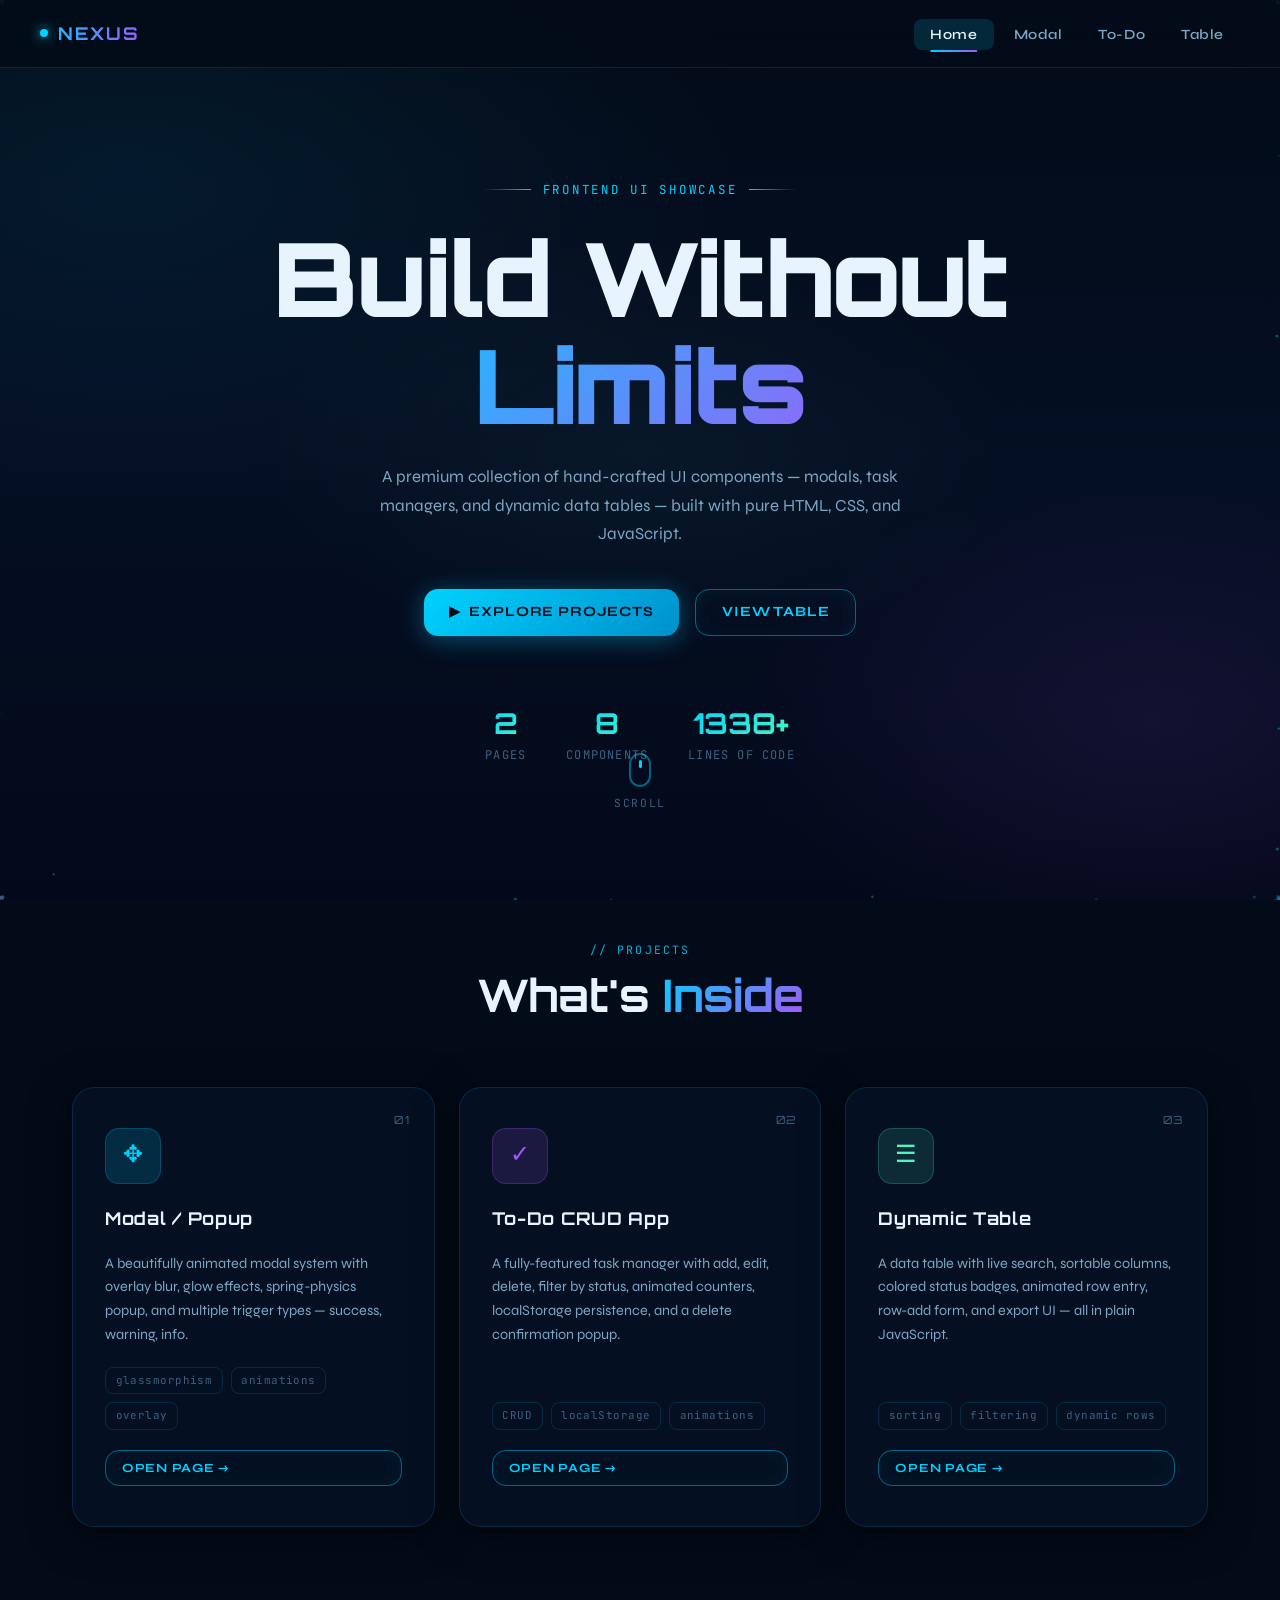
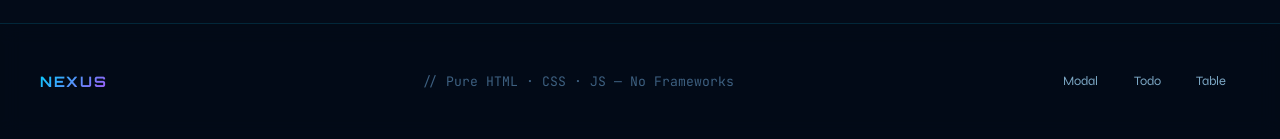
<file: index.html>
<!DOCTYPE html>
<html lang="en">
<head>
  <meta charset="UTF-8" />
  <meta name="viewport" content="width=device-width, initial-scale=1.0" />
  <title>NEXUS UI — Home</title>
  <link rel="stylesheet" href="css/style.css" />
</head>
<body>

<!-- Background layers -->
<div class="bg-gradient-mesh"></div>
<canvas id="particle-canvas"></canvas>

<div class="page-wrapper">

  <!-- ── Navbar ── -->
  <nav class="navbar">
    <a href="index.html" class="nav-logo">
      <span class="nav-logo-dot"></span>
      NEXUS
    </a>
    <button class="nav-hamburger" id="hamburger" aria-label="Menu">
      <span></span><span></span><span></span>
    </button>
    <ul class="nav-links" id="nav-links">
      <li><a href="index.html" class="active">Home</a></li>
      <li><a href="modal.html">Modal</a></li>
      <li><a href="todo.html">To-Do</a></li>
      <li><a href="table.html">Table</a></li>
    </ul>
  </nav>

  <!-- ── Hero ── -->
  <section class="hero">
    <p class="hero-eyebrow">Frontend UI Showcase</p>

    <h1 class="hero-title">
      <span class="line-1">Build Without</span>
      <span class="line-2">Limits</span>
    </h1>

    <p class="hero-subtitle">
      A premium collection of hand-crafted UI components — modals, task managers,
      and dynamic data tables — built with pure HTML, CSS, and JavaScript.
    </p>

    <div class="hero-actions">
      <a href="modal.html" class="btn btn-primary">
        <span>&#9654;</span> Explore Projects
      </a>
      <a href="table.html" class="btn btn-secondary">
        View Table
      </a>
    </div>

    <div class="hero-stats">
      <div class="hero-stat">
        <div class="hero-stat-num" id="counter-pages">0</div>
        <div class="hero-stat-label">Pages</div>
      </div>
      <div class="hero-stat">
        <div class="hero-stat-num" id="counter-comp">0</div>
        <div class="hero-stat-label">Components</div>
      </div>
      <div class="hero-stat">
        <div class="hero-stat-num" id="counter-lines">0</div>
        <div class="hero-stat-label">Lines of Code</div>
      </div>
    </div>

    <div class="scroll-hint">
      <div class="scroll-mouse"></div>
      <span>Scroll</span>
    </div>
  </section>

  <!-- ── Feature Cards ── -->
  <section class="features">
    <div class="features-header page-enter stagger-1">
      <p class="section-label">// Projects</p>
      <h2 class="section-title">What's <span>Inside</span></h2>
    </div>

    <div class="features-grid">

      <!-- Card 1 – Modal -->
      <div class="feature-card page-enter stagger-1">
        <span class="feature-card-num">01</span>
        <div class="feature-icon icon-cyan">&#10021;</div>
        <h3>Modal / Popup</h3>
        <p>
          A beautifully animated modal system with overlay blur, glow effects,
          spring-physics popup, and multiple trigger types — success, warning, info.
        </p>
        <div class="feature-tags">
          <span class="feature-tag">glassmorphism</span>
          <span class="feature-tag">animations</span>
          <span class="feature-tag">overlay</span>
        </div>
        <a href="modal.html" class="btn btn-secondary btn-sm" onclick="playClick()">
          Open Page &#8594;
        </a>
      </div>

      <!-- Card 2 – Todo -->
      <div class="feature-card purple-hover page-enter stagger-2">
        <span class="feature-card-num">02</span>
        <div class="feature-icon icon-purple">&#10003;</div>
        <h3>To-Do CRUD App</h3>
        <p>
          A fully-featured task manager with add, edit, delete, filter by status,
          animated counters, localStorage persistence, and a delete confirmation popup.
        </p>
        <div class="feature-tags">
          <span class="feature-tag">CRUD</span>
          <span class="feature-tag">localStorage</span>
          <span class="feature-tag">animations</span>
        </div>
        <a href="todo.html" class="btn btn-secondary btn-sm" onclick="playClick()">
          Open Page &#8594;
        </a>
      </div>

      <!-- Card 3 – Table -->
      <div class="feature-card neon-hover page-enter stagger-3">
        <span class="feature-card-num">03</span>
        <div class="feature-icon icon-neon">&#9776;</div>
        <h3>Dynamic Table</h3>
        <p>
          A data table with live search, sortable columns, colored status badges,
          animated row entry, row-add form, and export UI — all in plain JavaScript.
        </p>
        <div class="feature-tags">
          <span class="feature-tag">sorting</span>
          <span class="feature-tag">filtering</span>
          <span class="feature-tag">dynamic rows</span>
        </div>
        <a href="table.html" class="btn btn-secondary btn-sm" onclick="playClick()">
          Open Page &#8594;
        </a>
      </div>

    </div>
  </section>

  <!-- ── Footer ── -->
  <footer class="footer">
    <span class="footer-logo">NEXUS</span>
    <span class="footer-text">// Pure HTML · CSS · JS — No Frameworks</span>
    <div class="footer-links">
      <a href="modal.html">Modal</a>
      <a href="todo.html">Todo</a>
      <a href="table.html">Table</a>
    </div>
  </footer>

</div><!-- /page-wrapper -->

<script>
/* ── Particles ── */
(function(){
  const canvas = document.getElementById('particle-canvas');
  const ctx = canvas.getContext('2d');
  let W, H, particles = [];

  function resize(){ W = canvas.width = window.innerWidth; H = canvas.height = window.innerHeight; }
  window.addEventListener('resize', resize); resize();

  const COLORS = ['rgba(0,210,255,', 'rgba(168,85,247,', 'rgba(74,247,193,'];
  for(let i = 0; i < 70; i++){
    particles.push({
      x: Math.random() * 9999, y: Math.random() * 9999,
      r: Math.random() * 1.5 + 0.3,
      vx: (Math.random() - 0.5) * 0.18,
      vy: (Math.random() - 0.5) * 0.18,
      color: COLORS[Math.floor(Math.random() * COLORS.length)],
      alpha: Math.random() * 0.6 + 0.15,
    });
  }

  function draw(){
    ctx.clearRect(0, 0, W, H);
    particles.forEach(p => {
      p.x += p.vx; p.y += p.vy;
      if(p.x < 0) p.x = W; if(p.x > W) p.x = 0;
      if(p.y < 0) p.y = H; if(p.y > H) p.y = 0;
      ctx.beginPath();
      ctx.arc(p.x % W, p.y % H, p.r, 0, Math.PI * 2);
      ctx.fillStyle = p.color + p.alpha + ')';
      ctx.fill();
    });
    requestAnimationFrame(draw);
  }
  draw();
})();

/* ── Navbar Hamburger ── */
const hamburger = document.getElementById('hamburger');
const navLinks  = document.getElementById('nav-links');
hamburger.addEventListener('click', () => {
  hamburger.classList.toggle('open');
  navLinks.classList.toggle('open');
  playClick();
});

/* ── Sound Effects (Web Audio API) ── */
const AudioCtx = window.AudioContext || window.webkitAudioContext;
let audioCtx;

function getCtx(){
  if(!audioCtx) audioCtx = new AudioCtx();
  return audioCtx;
}

function playClick(){
  try {
    const ac = getCtx();
    const osc = ac.createOscillator();
    const gain = ac.createGain();
    osc.connect(gain); gain.connect(ac.destination);
    osc.type = 'sine';
    osc.frequency.setValueAtTime(880, ac.currentTime);
    osc.frequency.exponentialRampToValueAtTime(440, ac.currentTime + 0.08);
    gain.gain.setValueAtTime(0.12, ac.currentTime);
    gain.gain.exponentialRampToValueAtTime(0.001, ac.currentTime + 0.15);
    osc.start(); osc.stop(ac.currentTime + 0.15);
  } catch(e){}
}

/* Attach click sound to all buttons on page */
document.querySelectorAll('.btn, .nav-links a').forEach(el => {
  el.addEventListener('click', playClick);
});

/* ── Animated Counters ── */
function animateCounter(el, target, suffix, duration = 1600){
  let start = null;
  const step = ts => {
    if(!start) start = ts;
    const progress = Math.min((ts - start) / duration, 1);
    const eased = 1 - Math.pow(1 - progress, 3);
    el.textContent = Math.floor(eased * target) + (suffix || '');
    if(progress < 1) requestAnimationFrame(step);
  };
  requestAnimationFrame(step);
}

window.addEventListener('load', () => {
  setTimeout(() => {
    animateCounter(document.getElementById('counter-pages'), 4);
    animateCounter(document.getElementById('counter-comp'), 12);
    animateCounter(document.getElementById('counter-lines'), 1800, '+');
  }, 800);
});

/* ── IntersectionObserver for stagger cards ── */
const observer = new IntersectionObserver(entries => {
  entries.forEach(e => { if(e.isIntersecting) e.target.style.opacity = '1'; });
}, { threshold: 0.1 });
document.querySelectorAll('.page-enter').forEach(el => observer.observe(el));
</script>
</body>
</html>
</file>
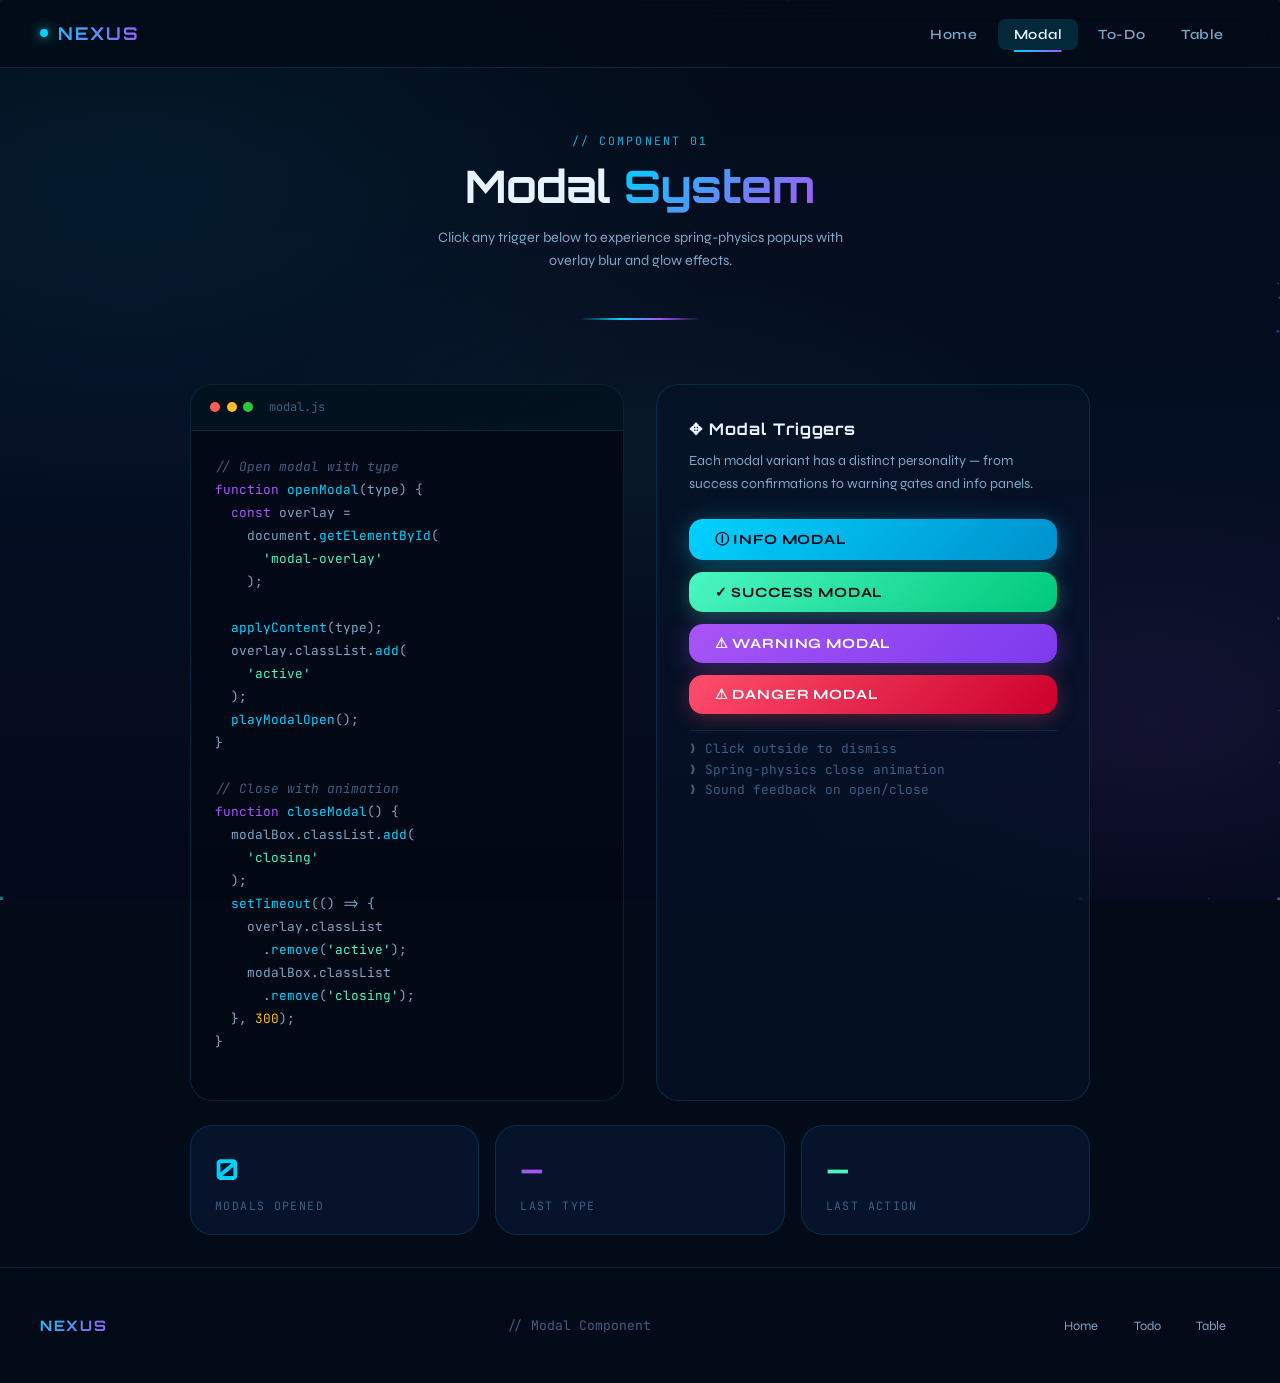
<file: modal.html>
<!DOCTYPE html>
<html lang="en">
<head>
  <meta charset="UTF-8" />
  <meta name="viewport" content="width=device-width, initial-scale=1.0" />
  <title>NEXUS UI — Modal</title>
  <link rel="stylesheet" href="css/style.css" />
</head>
<body>

<div class="bg-gradient-mesh"></div>
<canvas id="particle-canvas"></canvas>

<div class="page-wrapper">

  <!-- ── Navbar ── -->
  <nav class="navbar">
    <a href="index.html" class="nav-logo">
      <span class="nav-logo-dot"></span>NEXUS
    </a>
    <button class="nav-hamburger" id="hamburger">
      <span></span><span></span><span></span>
    </button>
    <ul class="nav-links" id="nav-links">
      <li><a href="index.html">Home</a></li>
      <li><a href="modal.html" class="active">Modal</a></li>
      <li><a href="todo.html">To-Do</a></li>
      <li><a href="table.html">Table</a></li>
    </ul>
  </nav>

  <!-- ── Page Header ── -->
  <div class="page-header page-enter">
    <p class="section-label">// Component 01</p>
    <h1 class="section-title">Modal <span>System</span></h1>
    <p style="color:var(--text-secondary);font-size:.9rem;margin-top:.75rem;max-width:440px;margin-inline:auto;">
      Click any trigger below to experience spring-physics popups with overlay blur and glow effects.
    </p>
  </div>

  <!-- ── Main Content ── -->
  <div class="modal-page-content page-enter stagger-2">

    <div class="modal-demo-area">

      <!-- Left: Code Panel -->
      <div class="code-panel">
        <div class="code-panel-header">
          <div class="code-dots">
            <div class="code-dot dot-red"></div>
            <div class="code-dot dot-yellow"></div>
            <div class="code-dot dot-green"></div>
          </div>
          <span class="code-filename">modal.js</span>
        </div>
        <div class="code-body"><span class="code-comment">// Open modal with type</span>
<span class="code-keyword">function</span> <span class="code-fn">openModal</span>(type) {
  <span class="code-keyword">const</span> overlay =
    document.<span class="code-fn">getElementById</span>(
      <span class="code-string">'modal-overlay'</span>
    );

  <span class="code-fn">applyContent</span>(type);
  overlay.classList.<span class="code-fn">add</span>(
    <span class="code-string">'active'</span>
  );
  <span class="code-fn">playModalOpen</span>();
}

<span class="code-comment">// Close with animation</span>
<span class="code-keyword">function</span> <span class="code-fn">closeModal</span>() {
  modalBox.classList.<span class="code-fn">add</span>(
    <span class="code-string">'closing'</span>
  );
  <span class="code-fn">setTimeout</span>(() => {
    overlay.classList
      .<span class="code-fn">remove</span>(<span class="code-string">'active'</span>);
    modalBox.classList
      .<span class="code-fn">remove</span>(<span class="code-string">'closing'</span>);
  }, <span class="code-num">300</span>);
}
        </div>
      </div>

      <!-- Right: Controls -->
      <div class="demo-controls-panel">
        <div>
          <h3>&#10021; Modal Triggers</h3>
          <p>Each modal variant has a distinct personality — from success confirmations to warning gates and info panels.</p>
        </div>

        <div class="demo-btn-group">
          <button class="btn btn-primary" onclick="openModal('info')">
            &#9432; Info Modal
          </button>
          <button class="btn btn-success" onclick="openModal('success')">
            &#10003; Success Modal
          </button>
          <button class="btn btn-purple" onclick="openModal('warning')">
            &#9888; Warning Modal
          </button>
          <button class="btn btn-danger" onclick="openModal('danger')">
            &#9888; Danger Modal
          </button>
        </div>

        <div style="padding-top:.5rem;border-top:1px solid var(--border);">
          <p style="font-size:.8rem;color:var(--text-muted);font-family:var(--font-mono);">
            &#10095; Click outside to dismiss<br>
            &#10095; Spring-physics close animation<br>
            &#10095; Sound feedback on open/close
          </p>
        </div>
      </div>

    </div><!-- /demo-area -->

    <!-- Stats row -->
    <div style="display:flex;gap:1rem;margin-top:1.5rem;flex-wrap:wrap;width:100%;max-width:900px;">
      <div class="glass" style="flex:1;padding:1.2rem 1.5rem;min-width:180px;">
        <div style="font-family:var(--font-display);font-size:1.8rem;font-weight:700;color:var(--cyan);" id="modal-open-count">0</div>
        <div style="font-size:.72rem;color:var(--text-muted);font-family:var(--font-mono);letter-spacing:.12em;text-transform:uppercase;margin-top:.3rem;">Modals Opened</div>
      </div>
      <div class="glass" style="flex:1;padding:1.2rem 1.5rem;min-width:180px;">
        <div style="font-family:var(--font-display);font-size:1.8rem;font-weight:700;color:var(--purple);" id="last-modal-type">—</div>
        <div style="font-size:.72rem;color:var(--text-muted);font-family:var(--font-mono);letter-spacing:.12em;text-transform:uppercase;margin-top:.3rem;">Last Type</div>
      </div>
      <div class="glass" style="flex:1;padding:1.2rem 1.5rem;min-width:180px;">
        <div style="font-family:var(--font-display);font-size:1.8rem;font-weight:700;color:var(--neon);" id="last-action">—</div>
        <div style="font-size:.72rem;color:var(--text-muted);font-family:var(--font-mono);letter-spacing:.12em;text-transform:uppercase;margin-top:.3rem;">Last Action</div>
      </div>
    </div>

  </div><!-- /content -->

  <!-- ── Footer ── -->
  <footer class="footer">
    <span class="footer-logo">NEXUS</span>
    <span class="footer-text">// Modal Component</span>
    <div class="footer-links">
      <a href="index.html">Home</a>
      <a href="todo.html">Todo</a>
      <a href="table.html">Table</a>
    </div>
  </footer>

</div><!-- /page-wrapper -->

<!-- ── THE MODAL ── -->
<div class="modal-overlay" id="modal-overlay">
  <div class="modal-backdrop" id="modal-backdrop"></div>
  <div class="modal-box" id="modal-box">
    <!-- Top glow line via CSS ::before -->
    <div class="modal-box-header">
      <div class="modal-icon" id="modal-icon">&#9432;</div>
      <div class="modal-title-block">
        <h2 id="modal-title">Modal Title</h2>
        <p id="modal-subtitle">Modal subtitle goes here.</p>
      </div>
      <button class="modal-close" id="modal-close" aria-label="Close">&#10005;</button>
    </div>
    <div class="modal-body">
      <p id="modal-body-text">Modal body content.</p>
      <div class="highlight-box" id="modal-code-box" style="display:none;">
        <span id="modal-code-content"></span>
      </div>
    </div>
    <div class="modal-footer">
      <button class="btn btn-secondary btn-sm" id="modal-cancel-btn" onclick="closeModal()">Cancel</button>
      <button class="btn btn-primary btn-sm"  id="modal-confirm-btn">Confirm</button>
    </div>
  </div>
</div>

<script src="js/modal.js"></script>
<script>
/* ── Particles ── */
(function(){
  const canvas = document.getElementById('particle-canvas');
  const ctx = canvas.getContext('2d');
  let W, H, particles = [];
  function resize(){ W = canvas.width = window.innerWidth; H = canvas.height = window.innerHeight; }
  window.addEventListener('resize', resize); resize();
  const COLORS = ['rgba(0,210,255,', 'rgba(168,85,247,', 'rgba(74,247,193,'];
  for(let i = 0; i < 70; i++){
    particles.push({
      x: Math.random() * 9999, y: Math.random() * 9999,
      r: Math.random() * 1.5 + 0.3,
      vx: (Math.random() - 0.5) * 0.18,
      vy: (Math.random() - 0.5) * 0.18,
      color: COLORS[Math.floor(Math.random() * COLORS.length)],
      alpha: Math.random() * 0.6 + 0.15,
    });
  }
  function draw(){
    ctx.clearRect(0, 0, W, H);
    particles.forEach(p => {
      p.x += p.vx; p.y += p.vy;
      if(p.x < 0) p.x = W; if(p.x > W) p.x = 0;
      if(p.y < 0) p.y = H; if(p.y > H) p.y = 0;
      ctx.beginPath();
      ctx.arc(p.x % W, p.y % H, p.r, 0, Math.PI * 2);
      ctx.fillStyle = p.color + p.alpha + ')';
      ctx.fill();
    });
    requestAnimationFrame(draw);
  }
  draw();
})();

/* ── Hamburger ── */
const hamburger = document.getElementById('hamburger');
const navLinks  = document.getElementById('nav-links');
hamburger.addEventListener('click', () => {
  hamburger.classList.toggle('open');
  navLinks.classList.toggle('open');
});
</script>
</body>
</html>
</file>
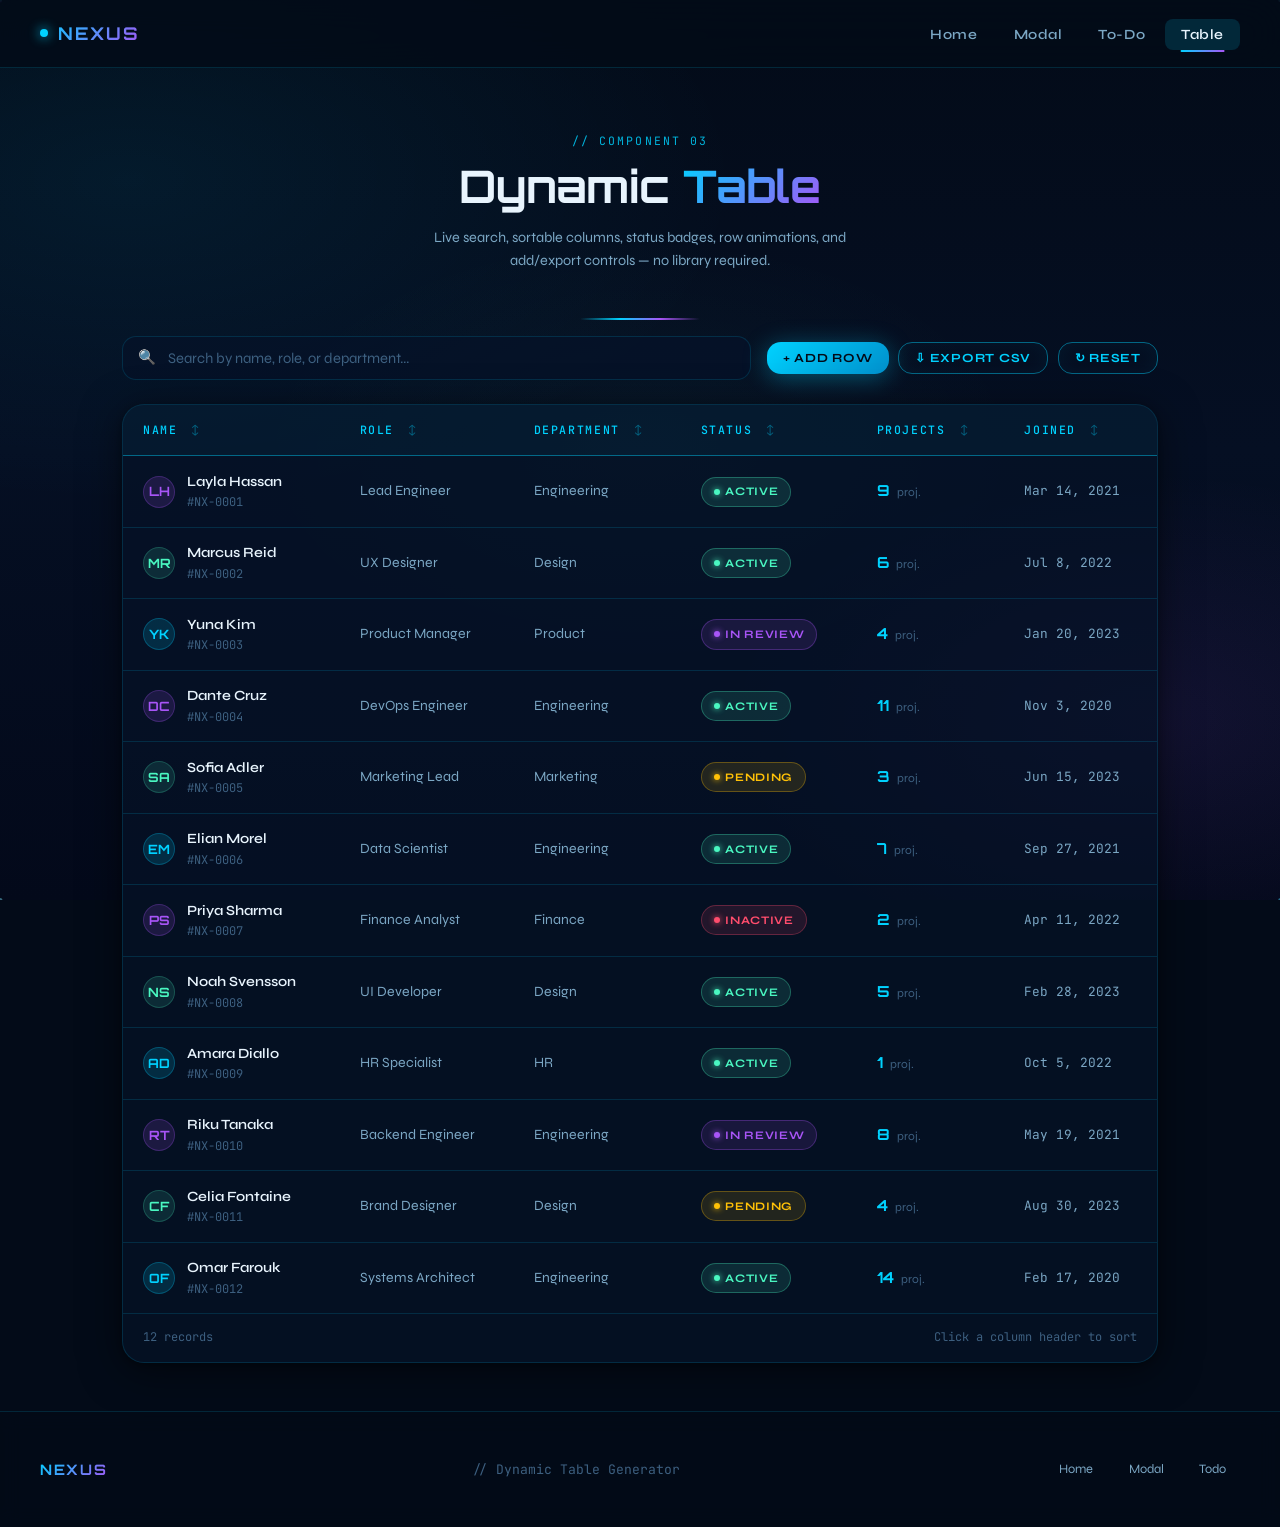
<file: table.html>
<!DOCTYPE html>
<html lang="en">
<head>
  <meta charset="UTF-8" />
  <meta name="viewport" content="width=device-width, initial-scale=1.0" />
  <title>NEXUS UI — Table</title>
  <link rel="stylesheet" href="css/style.css" />
</head>
<body>

<div class="bg-gradient-mesh"></div>
<canvas id="particle-canvas"></canvas>

<div class="page-wrapper">

  <!-- ── Navbar ── -->
  <nav class="navbar">
    <a href="index.html" class="nav-logo">
      <span class="nav-logo-dot"></span>NEXUS
    </a>
    <button class="nav-hamburger" id="hamburger">
      <span></span><span></span><span></span>
    </button>
    <ul class="nav-links" id="nav-links">
      <li><a href="index.html">Home</a></li>
      <li><a href="modal.html">Modal</a></li>
      <li><a href="todo.html">To-Do</a></li>
      <li><a href="table.html" class="active">Table</a></li>
    </ul>
  </nav>

  <!-- ── Page Header ── -->
  <div class="page-header page-enter">
    <p class="section-label">// Component 03</p>
    <h1 class="section-title">Dynamic <span>Table</span></h1>
    <p style="color:var(--text-secondary);font-size:.9rem;margin-top:.75rem;max-width:480px;margin-inline:auto;">
      Live search, sortable columns, status badges, row animations, and add/export controls — no library required.
    </p>
  </div>

  <!-- ── Table Content ── -->
  <div class="table-page-content page-enter stagger-2">

    <!-- Controls -->
    <div class="table-controls">
      <div class="table-search-wrap">
        <span class="table-search-icon">&#128269;</span>
        <input
          type="text"
          id="table-search"
          class="input-field"
          placeholder="Search by name, role, or department..."
          autocomplete="off"
        />
      </div>
      <div class="table-actions">
        <button class="btn btn-primary btn-sm" id="add-row-btn">
          &#43; Add Row
        </button>
        <button class="btn btn-secondary btn-sm" id="export-btn" title="Export as CSV">
          &#8681; Export CSV
        </button>
        <button class="btn btn-secondary btn-sm" id="reset-btn" title="Reset filters">
          &#8635; Reset
        </button>
      </div>
    </div>

    <!-- Table wrapper -->
    <div class="table-wrapper">
      <table class="data-table" id="data-table">
        <thead>
          <tr>
            <th data-col="name">     Name          <span class="sort-icon">&#8597;</span></th>
            <th data-col="role">     Role           <span class="sort-icon">&#8597;</span></th>
            <th data-col="dept">     Department     <span class="sort-icon">&#8597;</span></th>
            <th data-col="status">   Status         <span class="sort-icon">&#8597;</span></th>
            <th data-col="projects"> Projects       <span class="sort-icon">&#8597;</span></th>
            <th data-col="joined">   Joined          <span class="sort-icon">&#8597;</span></th>
          </tr>
        </thead>
        <tbody id="table-body">
          <!-- Rows injected by JS -->
        </tbody>
      </table>

      <!-- Table footer -->
      <div class="table-footer">
        <span id="table-count">0 records</span>
        <span id="table-sort-info">Click a column header to sort</span>
      </div>
    </div>

  </div><!-- /table-content -->

  <!-- ── Footer ── -->
  <footer class="footer">
    <span class="footer-logo">NEXUS</span>
    <span class="footer-text">// Dynamic Table Generator</span>
    <div class="footer-links">
      <a href="index.html">Home</a>
      <a href="modal.html">Modal</a>
      <a href="todo.html">Todo</a>
    </div>
  </footer>

</div><!-- /page-wrapper -->

<!-- ── Add Row Modal ── -->
<div class="add-row-modal" id="add-row-modal">
  <div class="modal-backdrop" id="add-row-backdrop"></div>
  <div class="modal-box" style="max-width:480px;">
    <div class="modal-box-header">
      <div class="modal-icon">&#43;</div>
      <div class="modal-title-block">
        <h2>Add New Row</h2>
        <p>Fill in the details to add a new team member.</p>
      </div>
      <button class="modal-close" id="add-row-close">&#10005;</button>
    </div>
    <div class="modal-body" style="display:flex;flex-direction:column;gap:.9rem;">
      <div class="form-row">
        <div class="form-group">
          <label>First Name</label>
          <input type="text" id="field-fname" class="input-field" placeholder="e.g. Alex" maxlength="30" />
        </div>
        <div class="form-group">
          <label>Last Name</label>
          <input type="text" id="field-lname" class="input-field" placeholder="e.g. Morgan" maxlength="30" />
        </div>
      </div>
      <div class="form-row">
        <div class="form-group">
          <label>Role</label>
          <input type="text" id="field-role" class="input-field" placeholder="e.g. Engineer" maxlength="40" />
        </div>
        <div class="form-group">
          <label>Department</label>
          <select id="field-dept" class="input-field">
            <option value="Engineering">Engineering</option>
            <option value="Design">Design</option>
            <option value="Product">Product</option>
            <option value="Marketing">Marketing</option>
            <option value="Finance">Finance</option>
            <option value="Operations">Operations</option>
            <option value="HR">HR</option>
          </select>
        </div>
      </div>
      <div class="form-row">
        <div class="form-group">
          <label>Status</label>
          <select id="field-status" class="input-field">
            <option value="active">Active</option>
            <option value="pending">Pending</option>
            <option value="inactive">Inactive</option>
            <option value="review">In Review</option>
          </select>
        </div>
        <div class="form-group">
          <label>Projects</label>
          <input type="number" id="field-projects" class="input-field" min="0" max="99" value="1" />
        </div>
      </div>
    </div>
    <div class="modal-footer">
      <button class="btn btn-secondary btn-sm" id="add-row-cancel">Cancel</button>
      <button class="btn btn-primary btn-sm"   id="add-row-confirm">Add Row</button>
    </div>
  </div>
</div>

<script src="js/table.js"></script>
<script>
/* ── Particles ── */
(function(){
  const canvas = document.getElementById('particle-canvas');
  const ctx = canvas.getContext('2d');
  let W, H, particles = [];
  function resize(){ W = canvas.width = window.innerWidth; H = canvas.height = window.innerHeight; }
  window.addEventListener('resize', resize); resize();
  const COLORS = ['rgba(0,210,255,', 'rgba(168,85,247,', 'rgba(74,247,193,'];
  for(let i = 0; i < 70; i++){
    particles.push({
      x: Math.random() * 9999, y: Math.random() * 9999,
      r: Math.random() * 1.5 + 0.3,
      vx: (Math.random() - 0.5) * 0.18,
      vy: (Math.random() - 0.5) * 0.18,
      color: COLORS[Math.floor(Math.random() * COLORS.length)],
      alpha: Math.random() * 0.6 + 0.15,
    });
  }
  function draw(){
    ctx.clearRect(0, 0, W, H);
    particles.forEach(p => {
      p.x += p.vx; p.y += p.vy;
      if(p.x < 0) p.x = W; if(p.x > W) p.x = 0;
      if(p.y < 0) p.y = H; if(p.y > H) p.y = 0;
      ctx.beginPath();
      ctx.arc(p.x % W, p.y % H, p.r, 0, Math.PI * 2);
      ctx.fillStyle = p.color + p.alpha + ')';
      ctx.fill();
    });
    requestAnimationFrame(draw);
  }
  draw();
})();

/* ── Hamburger ── */
const hamburger = document.getElementById('hamburger');
const navLinks  = document.getElementById('nav-links');
hamburger.addEventListener('click', () => {
  hamburger.classList.toggle('open');
  navLinks.classList.toggle('open');
});
</script>
</body>
</html>
</file>
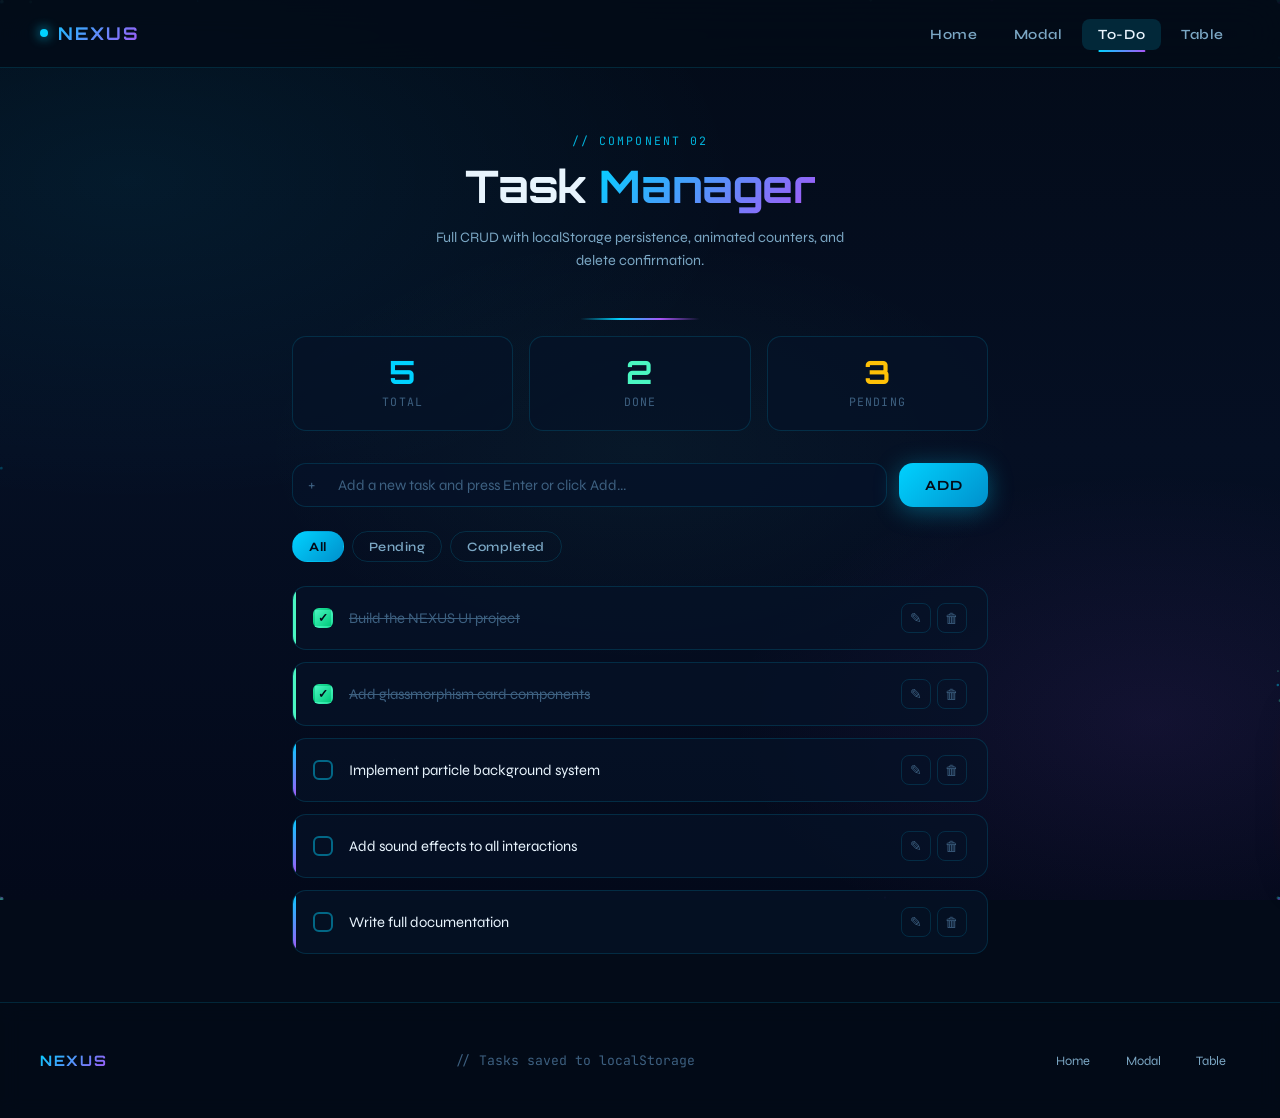
<file: todo.html>
<!DOCTYPE html>
<html lang="en">
<head>
  <meta charset="UTF-8" />
  <meta name="viewport" content="width=device-width, initial-scale=1.0" />
  <title>NEXUS UI — To-Do</title>
  <link rel="stylesheet" href="css/style.css" />
</head>
<body>

<div class="bg-gradient-mesh"></div>
<canvas id="particle-canvas"></canvas>

<div class="page-wrapper">

  <!-- ── Navbar ── -->
  <nav class="navbar">
    <a href="index.html" class="nav-logo">
      <span class="nav-logo-dot"></span>NEXUS
    </a>
    <button class="nav-hamburger" id="hamburger">
      <span></span><span></span><span></span>
    </button>
    <ul class="nav-links" id="nav-links">
      <li><a href="index.html">Home</a></li>
      <li><a href="modal.html">Modal</a></li>
      <li><a href="todo.html" class="active">To-Do</a></li>
      <li><a href="table.html">Table</a></li>
    </ul>
  </nav>

  <!-- ── Page Header ── -->
  <div class="page-header page-enter">
    <p class="section-label">// Component 02</p>
    <h1 class="section-title">Task <span>Manager</span></h1>
    <p style="color:var(--text-secondary);font-size:.9rem;margin-top:.75rem;max-width:440px;margin-inline:auto;">
      Full CRUD with localStorage persistence, animated counters, and delete confirmation.
    </p>
  </div>

  <!-- ── Todo Content ── -->
  <div class="todo-page-content page-enter stagger-2">

    <!-- Stats bar -->
    <div class="todo-stats-bar">
      <div class="todo-stat-card stat-total">
        <div class="todo-stat-num" id="stat-total">0</div>
        <div class="todo-stat-label">Total</div>
      </div>
      <div class="todo-stat-card stat-done">
        <div class="todo-stat-num" id="stat-done">0</div>
        <div class="todo-stat-label">Done</div>
      </div>
      <div class="todo-stat-card stat-pending">
        <div class="todo-stat-num" id="stat-pending">0</div>
        <div class="todo-stat-label">Pending</div>
      </div>
    </div>

    <!-- Input area -->
    <div class="todo-input-area">
      <div class="todo-input-wrap">
        <span class="todo-input-icon">&#43;</span>
        <input
          type="text"
          id="todo-input"
          class="input-field"
          placeholder="Add a new task and press Enter or click Add..."
          maxlength="140"
          autocomplete="off"
        />
      </div>
      <button class="btn btn-primary" id="add-btn">Add</button>
    </div>

    <!-- Filters -->
    <div class="todo-filters">
      <button class="filter-btn active" data-filter="all">All</button>
      <button class="filter-btn" data-filter="pending">Pending</button>
      <button class="filter-btn" data-filter="completed">Completed</button>
    </div>

    <!-- Task list -->
    <div class="todo-list" id="todo-list">
      <!-- Tasks injected by JS -->
    </div>

  </div><!-- /todo-content -->

  <!-- ── Footer ── -->
  <footer class="footer">
    <span class="footer-logo">NEXUS</span>
    <span class="footer-text">// Tasks saved to localStorage</span>
    <div class="footer-links">
      <a href="index.html">Home</a>
      <a href="modal.html">Modal</a>
      <a href="table.html">Table</a>
    </div>
  </footer>

</div><!-- /page-wrapper -->

<!-- ── Delete Confirm Popup ── -->
<div class="confirm-popup" id="confirm-popup">
  <h4>&#9888; Delete Task?</h4>
  <p id="confirm-text">This task will be permanently removed.</p>
  <div class="confirm-actions">
    <button class="btn btn-secondary btn-sm" id="confirm-cancel">Keep it</button>
    <button class="btn btn-danger btn-sm"    id="confirm-delete">Delete</button>
  </div>
</div>

<script src="js/todo.js"></script>
<script>
/* ── Particles ── */
(function(){
  const canvas = document.getElementById('particle-canvas');
  const ctx = canvas.getContext('2d');
  let W, H, particles = [];
  function resize(){ W = canvas.width = window.innerWidth; H = canvas.height = window.innerHeight; }
  window.addEventListener('resize', resize); resize();
  const COLORS = ['rgba(0,210,255,', 'rgba(168,85,247,', 'rgba(74,247,193,'];
  for(let i = 0; i < 70; i++){
    particles.push({
      x: Math.random() * 9999, y: Math.random() * 9999,
      r: Math.random() * 1.5 + 0.3,
      vx: (Math.random() - 0.5) * 0.18,
      vy: (Math.random() - 0.5) * 0.18,
      color: COLORS[Math.floor(Math.random() * COLORS.length)],
      alpha: Math.random() * 0.6 + 0.15,
    });
  }
  function draw(){
    ctx.clearRect(0, 0, W, H);
    particles.forEach(p => {
      p.x += p.vx; p.y += p.vy;
      if(p.x < 0) p.x = W; if(p.x > W) p.x = 0;
      if(p.y < 0) p.y = H; if(p.y > H) p.y = 0;
      ctx.beginPath();
      ctx.arc(p.x % W, p.y % H, p.r, 0, Math.PI * 2);
      ctx.fillStyle = p.color + p.alpha + ')';
      ctx.fill();
    });
    requestAnimationFrame(draw);
  }
  draw();
})();

/* ── Hamburger ── */
const hamburger = document.getElementById('hamburger');
const navLinks  = document.getElementById('nav-links');
hamburger.addEventListener('click', () => {
  hamburger.classList.toggle('open');
  navLinks.classList.toggle('open');
});
</script>
</body>
</html>
</file>
<file: css/style.css>
/* ============================================
   NEXUS UI — Core Stylesheet
   Dark Futuristic Glassmorphism Design System
   ============================================ */

/* ── Fonts ── */
@import url('https://fonts.googleapis.com/css2?family=Orbitron:wght@400;600;700;900&family=Syne:wght@400;600;700&family=JetBrains+Mono:wght@400;500&display=swap');

/* ── CSS Variables ── */
:root {
  --bg-base:        #030b18;
  --bg-card:        rgba(6, 18, 40, 0.72);
  --bg-glass:       rgba(10, 28, 60, 0.55);
  --border:         rgba(0, 210, 255, 0.15);
  --border-bright:  rgba(0, 210, 255, 0.45);

  --cyan:       #00d2ff;
  --cyan-dim:   rgba(0, 210, 255, 0.15);
  --purple:     #a855f7;
  --purple-dim: rgba(168, 85, 247, 0.15);
  --neon:       #4af7c1;
  --neon-dim:   rgba(74, 247, 193, 0.12);
  --danger:     #ff4d6d;
  --warning:    #ffc107;
  --success:    #4af7c1;

  --text-primary:   #e8f4fd;
  --text-secondary: #7ba7c4;
  --text-muted:     #3d6080;

  --font-display: 'Orbitron', monospace;
  --font-body:    'Syne', sans-serif;
  --font-mono:    'JetBrains Mono', monospace;

  --radius-sm:  8px;
  --radius-md:  14px;
  --radius-lg:  22px;
  --radius-xl:  32px;

  --shadow-cyan:   0 0 30px rgba(0, 210, 255, 0.2), 0 0 60px rgba(0, 210, 255, 0.08);
  --shadow-purple: 0 0 30px rgba(168, 85, 247, 0.25), 0 0 60px rgba(168, 85, 247, 0.1);
  --shadow-card:   0 8px 40px rgba(0, 0, 0, 0.5), 0 2px 8px rgba(0, 0, 0, 0.3);

  --transition: all 0.3s cubic-bezier(0.4, 0, 0.2, 1);
  --transition-bounce: all 0.4s cubic-bezier(0.34, 1.56, 0.64, 1);
}

/* ── Reset ── */
*, *::before, *::after { box-sizing: border-box; margin: 0; padding: 0; }

html {
  scroll-behavior: smooth;
  scrollbar-width: thin;
  scrollbar-color: var(--cyan) var(--bg-base);
}

::-webkit-scrollbar { width: 6px; }
::-webkit-scrollbar-track { background: var(--bg-base); }
::-webkit-scrollbar-thumb {
  background: linear-gradient(var(--cyan), var(--purple));
  border-radius: 99px;
}

body {
  background: var(--bg-base);
  color: var(--text-primary);
  font-family: var(--font-body);
  font-size: 16px;
  line-height: 1.6;
  overflow-x: hidden;
  min-height: 100vh;
}

/* ── Particle Canvas ── */
#particle-canvas {
  position: fixed;
  inset: 0;
  z-index: 0;
  pointer-events: none;
  opacity: 0.55;
}

/* ── Page Wrapper ── */
.page-wrapper {
  position: relative;
  z-index: 1;
  min-height: 100vh;
  display: flex;
  flex-direction: column;
}

/* ── Background Gradients ── */
.bg-gradient-mesh {
  position: fixed;
  inset: 0;
  z-index: 0;
  background:
    radial-gradient(ellipse 80% 60% at 10% 20%, rgba(0, 210, 255, 0.07) 0%, transparent 60%),
    radial-gradient(ellipse 60% 50% at 90% 80%, rgba(168, 85, 247, 0.09) 0%, transparent 55%),
    radial-gradient(ellipse 50% 40% at 50% 50%, rgba(74, 247, 193, 0.04) 0%, transparent 60%),
    linear-gradient(180deg, #030b18 0%, #050f23 50%, #03091a 100%);
  pointer-events: none;
}

/* ────────────────────────────────────────
   NAVBAR
──────────────────────────────────────── */
.navbar {
  position: sticky;
  top: 0;
  z-index: 100;
  padding: 0 2.5rem;
  height: 68px;
  display: flex;
  align-items: center;
  justify-content: space-between;
  background: rgba(3, 11, 24, 0.82);
  backdrop-filter: blur(20px);
  -webkit-backdrop-filter: blur(20px);
  border-bottom: 1px solid var(--border);
}

.nav-logo {
  font-family: var(--font-display);
  font-size: 1.1rem;
  font-weight: 700;
  letter-spacing: 0.12em;
  background: linear-gradient(135deg, var(--cyan), var(--purple));
  -webkit-background-clip: text;
  -webkit-text-fill-color: transparent;
  background-clip: text;
  text-decoration: none;
  display: flex;
  align-items: center;
  gap: 0.6rem;
}

.nav-logo-dot {
  width: 8px;
  height: 8px;
  border-radius: 50%;
  background: var(--cyan);
  box-shadow: 0 0 12px var(--cyan);
  animation: pulse-dot 2s ease-in-out infinite;
  -webkit-text-fill-color: initial;
}

@keyframes pulse-dot {
  0%, 100% { transform: scale(1); opacity: 1; }
  50% { transform: scale(1.4); opacity: 0.7; }
}

.nav-links {
  display: flex;
  align-items: center;
  gap: 0.25rem;
  list-style: none;
}

.nav-links a {
  font-family: var(--font-body);
  font-size: 0.88rem;
  font-weight: 600;
  color: var(--text-secondary);
  text-decoration: none;
  padding: 0.45rem 1rem;
  border-radius: var(--radius-sm);
  letter-spacing: 0.04em;
  transition: var(--transition);
  position: relative;
}

.nav-links a::after {
  content: '';
  position: absolute;
  bottom: -2px;
  left: 50%;
  transform: translateX(-50%) scaleX(0);
  width: 60%;
  height: 2px;
  background: linear-gradient(90deg, var(--cyan), var(--purple));
  border-radius: 2px;
  transition: transform 0.3s ease;
}

.nav-links a:hover,
.nav-links a.active {
  color: var(--text-primary);
  background: var(--cyan-dim);
}

.nav-links a:hover::after,
.nav-links a.active::after {
  transform: translateX(-50%) scaleX(1);
}

.nav-hamburger {
  display: none;
  flex-direction: column;
  gap: 5px;
  cursor: pointer;
  padding: 8px;
  border-radius: var(--radius-sm);
  transition: var(--transition);
  background: none;
  border: none;
}

.nav-hamburger span {
  display: block;
  width: 22px;
  height: 2px;
  background: var(--text-secondary);
  border-radius: 2px;
  transition: var(--transition);
}

.nav-hamburger.open span:nth-child(1) { transform: rotate(45deg) translate(5px, 5px); }
.nav-hamburger.open span:nth-child(2) { opacity: 0; transform: scaleX(0); }
.nav-hamburger.open span:nth-child(3) { transform: rotate(-45deg) translate(5px, -5px); }

/* ────────────────────────────────────────
   BUTTONS
──────────────────────────────────────── */
.btn {
  display: inline-flex;
  align-items: center;
  gap: 0.5rem;
  padding: 0.7rem 1.6rem;
  border-radius: var(--radius-md);
  font-family: var(--font-body);
  font-size: 0.88rem;
  font-weight: 700;
  letter-spacing: 0.06em;
  text-transform: uppercase;
  cursor: pointer;
  border: none;
  outline: none;
  text-decoration: none;
  transition: var(--transition-bounce);
  position: relative;
  overflow: hidden;
  white-space: nowrap;
}

.btn::before {
  content: '';
  position: absolute;
  inset: 0;
  background: rgba(255,255,255,0.08);
  opacity: 0;
  transition: opacity 0.25s;
}

.btn:hover::before { opacity: 1; }

.btn:active { transform: scale(0.96) !important; }

.btn-primary {
  background: linear-gradient(135deg, var(--cyan) 0%, #0090cc 100%);
  color: #030b18;
  box-shadow: 0 4px 24px rgba(0, 210, 255, 0.35);
}

.btn-primary:hover {
  transform: translateY(-2px);
  box-shadow: 0 8px 32px rgba(0, 210, 255, 0.5);
}

.btn-secondary {
  background: transparent;
  color: var(--cyan);
  border: 1px solid var(--border-bright);
  box-shadow: inset 0 0 20px rgba(0, 210, 255, 0.05);
}

.btn-secondary:hover {
  transform: translateY(-2px);
  background: var(--cyan-dim);
  box-shadow: 0 0 24px rgba(0, 210, 255, 0.2), inset 0 0 20px rgba(0, 210, 255, 0.1);
  border-color: var(--cyan);
}

.btn-purple {
  background: linear-gradient(135deg, var(--purple) 0%, #7c3aed 100%);
  color: #fff;
  box-shadow: 0 4px 24px rgba(168, 85, 247, 0.35);
}

.btn-purple:hover {
  transform: translateY(-2px);
  box-shadow: 0 8px 32px rgba(168, 85, 247, 0.55);
}

.btn-danger {
  background: linear-gradient(135deg, var(--danger), #cc002b);
  color: #fff;
  box-shadow: 0 4px 20px rgba(255, 77, 109, 0.3);
}

.btn-danger:hover {
  transform: translateY(-2px);
  box-shadow: 0 8px 28px rgba(255, 77, 109, 0.5);
}

.btn-success {
  background: linear-gradient(135deg, var(--neon), #00c97a);
  color: #030b18;
  box-shadow: 0 4px 20px rgba(74, 247, 193, 0.3);
}

.btn-success:hover {
  transform: translateY(-2px);
  box-shadow: 0 8px 28px rgba(74, 247, 193, 0.5);
}

.btn-sm {
  padding: 0.45rem 1rem;
  font-size: 0.78rem;
}

.btn-icon {
  padding: 0.6rem;
  border-radius: var(--radius-sm);
}

/* ────────────────────────────────────────
   CARDS
──────────────────────────────────────── */
.card {
  background: var(--bg-card);
  border: 1px solid var(--border);
  border-radius: var(--radius-lg);
  backdrop-filter: blur(16px);
  -webkit-backdrop-filter: blur(16px);
  box-shadow: var(--shadow-card);
  transition: var(--transition);
  overflow: hidden;
}

.card:hover {
  border-color: rgba(0, 210, 255, 0.3);
  box-shadow: var(--shadow-card), var(--shadow-cyan);
  transform: translateY(-4px);
}

/* ────────────────────────────────────────
   GLASS PANEL
──────────────────────────────────────── */
.glass {
  background: var(--bg-glass);
  border: 1px solid var(--border);
  backdrop-filter: blur(24px);
  -webkit-backdrop-filter: blur(24px);
  border-radius: var(--radius-lg);
}

/* ────────────────────────────────────────
   PAGE ENTRANCE ANIMATION
──────────────────────────────────────── */
.page-enter {
  animation: pageEnter 0.7s cubic-bezier(0.22, 1, 0.36, 1) both;
}

@keyframes pageEnter {
  from {
    opacity: 0;
    transform: translateY(28px);
  }
  to {
    opacity: 1;
    transform: translateY(0);
  }
}

.stagger-1 { animation-delay: 0.08s; }
.stagger-2 { animation-delay: 0.16s; }
.stagger-3 { animation-delay: 0.24s; }
.stagger-4 { animation-delay: 0.32s; }

/* ────────────────────────────────────────
   SECTION TITLES
──────────────────────────────────────── */
.section-label {
  font-family: var(--font-mono);
  font-size: 0.72rem;
  letter-spacing: 0.18em;
  text-transform: uppercase;
  color: var(--cyan);
  margin-bottom: 0.6rem;
  opacity: 0.85;
}

.section-title {
  font-family: var(--font-display);
  font-size: clamp(1.6rem, 4vw, 2.8rem);
  font-weight: 700;
  letter-spacing: -0.01em;
  line-height: 1.2;
  color: var(--text-primary);
}

.section-title span {
  background: linear-gradient(135deg, var(--cyan), var(--purple));
  -webkit-background-clip: text;
  -webkit-text-fill-color: transparent;
  background-clip: text;
}

/* ────────────────────────────────────────
   INPUT FIELDS
──────────────────────────────────────── */
.input-field {
  width: 100%;
  background: rgba(6, 18, 40, 0.8);
  border: 1px solid var(--border);
  border-radius: var(--radius-md);
  padding: 0.75rem 1.1rem;
  color: var(--text-primary);
  font-family: var(--font-body);
  font-size: 0.92rem;
  outline: none;
  transition: var(--transition);
}

.input-field::placeholder { color: var(--text-muted); }

.input-field:focus {
  border-color: var(--cyan);
  box-shadow: 0 0 0 3px rgba(0, 210, 255, 0.12), 0 0 20px rgba(0, 210, 255, 0.1);
  background: rgba(0, 210, 255, 0.04);
}

/* ────────────────────────────────────────
   BADGES / STATUS
──────────────────────────────────────── */
.badge {
  display: inline-flex;
  align-items: center;
  gap: 0.35rem;
  padding: 0.3rem 0.75rem;
  border-radius: 99px;
  font-size: 0.72rem;
  font-weight: 700;
  letter-spacing: 0.06em;
  text-transform: uppercase;
}

.badge-active {
  background: rgba(74, 247, 193, 0.12);
  color: var(--neon);
  border: 1px solid rgba(74, 247, 193, 0.3);
}

.badge-pending {
  background: rgba(255, 193, 7, 0.12);
  color: var(--warning);
  border: 1px solid rgba(255, 193, 7, 0.3);
}

.badge-inactive {
  background: rgba(255, 77, 109, 0.12);
  color: var(--danger);
  border: 1px solid rgba(255, 77, 109, 0.3);
}

.badge-review {
  background: rgba(168, 85, 247, 0.12);
  color: var(--purple);
  border: 1px solid rgba(168, 85, 247, 0.3);
}

.badge::before {
  content: '';
  width: 6px;
  height: 6px;
  border-radius: 50%;
  background: currentColor;
  box-shadow: 0 0 6px currentColor;
}

/* ────────────────────────────────────────
   FOOTER
──────────────────────────────────────── */
.footer {
  margin-top: auto;
  padding: 2.5rem;
  border-top: 1px solid var(--border);
  display: flex;
  align-items: center;
  justify-content: space-between;
  flex-wrap: wrap;
  gap: 1rem;
  background: rgba(3, 11, 24, 0.7);
  backdrop-filter: blur(10px);
}

.footer-logo {
  font-family: var(--font-display);
  font-size: 0.9rem;
  font-weight: 700;
  letter-spacing: 0.12em;
  background: linear-gradient(135deg, var(--cyan), var(--purple));
  -webkit-background-clip: text;
  -webkit-text-fill-color: transparent;
  background-clip: text;
}

.footer-text {
  font-size: 0.82rem;
  color: var(--text-muted);
  font-family: var(--font-mono);
}

.footer-links {
  display: flex;
  gap: 0.5rem;
}

.footer-links a {
  padding: 0.4rem 0.8rem;
  border-radius: var(--radius-sm);
  font-size: 0.8rem;
  color: var(--text-secondary);
  text-decoration: none;
  border: 1px solid transparent;
  transition: var(--transition);
}

.footer-links a:hover {
  color: var(--cyan);
  border-color: var(--border-bright);
  background: var(--cyan-dim);
}

/* ────────────────────────────────────────
   HOMEPAGE SPECIFIC
──────────────────────────────────────── */

/* Hero */
.hero {
  flex: 1;
  display: flex;
  flex-direction: column;
  align-items: center;
  justify-content: center;
  text-align: center;
  padding: 7rem 2rem 5rem;
  position: relative;
}

.hero-eyebrow {
  font-family: var(--font-mono);
  font-size: 0.78rem;
  letter-spacing: 0.22em;
  text-transform: uppercase;
  color: var(--cyan);
  margin-bottom: 1.5rem;
  opacity: 0;
  animation: fadeUp 0.8s 0.3s ease both;
  display: flex;
  align-items: center;
  gap: 0.75rem;
}

.hero-eyebrow::before,
.hero-eyebrow::after {
  content: '';
  flex: 1;
  height: 1px;
  width: 48px;
  background: linear-gradient(90deg, transparent, var(--cyan));
}

.hero-eyebrow::after {
  background: linear-gradient(90deg, var(--cyan), transparent);
}

.hero-title {
  font-family: var(--font-display);
  font-size: clamp(2.8rem, 8vw, 6.5rem);
  font-weight: 900;
  letter-spacing: -0.02em;
  line-height: 1.05;
  margin-bottom: 1.5rem;
  opacity: 0;
  animation: fadeUp 0.8s 0.45s ease both;
}

.hero-title .line-1 { display: block; color: var(--text-primary); }
.hero-title .line-2 {
  display: block;
  background: linear-gradient(135deg, var(--cyan) 0%, var(--purple) 50%, var(--neon) 100%);
  background-size: 200% auto;
  -webkit-background-clip: text;
  -webkit-text-fill-color: transparent;
  background-clip: text;
  animation: gradientShift 4s ease infinite, fadeUp 0.8s 0.45s ease both;
}

@keyframes gradientShift {
  0% { background-position: 0% center; }
  50% { background-position: 100% center; }
  100% { background-position: 0% center; }
}

.hero-subtitle {
  max-width: 560px;
  color: var(--text-secondary);
  font-size: 1.05rem;
  line-height: 1.7;
  margin-bottom: 2.5rem;
  opacity: 0;
  animation: fadeUp 0.8s 0.6s ease both;
}

.hero-actions {
  display: flex;
  gap: 1rem;
  flex-wrap: wrap;
  justify-content: center;
  opacity: 0;
  animation: fadeUp 0.8s 0.75s ease both;
}

.hero-stats {
  display: flex;
  gap: 2.5rem;
  margin-top: 4rem;
  opacity: 0;
  animation: fadeUp 0.8s 0.9s ease both;
}

.hero-stat {
  text-align: center;
}

.hero-stat-num {
  font-family: var(--font-display);
  font-size: 1.8rem;
  font-weight: 700;
  background: linear-gradient(135deg, var(--cyan), var(--neon));
  -webkit-background-clip: text;
  -webkit-text-fill-color: transparent;
  background-clip: text;
}

.hero-stat-label {
  font-size: 0.75rem;
  color: var(--text-muted);
  letter-spacing: 0.1em;
  text-transform: uppercase;
  font-family: var(--font-mono);
}

/* Scroll indicator */
.scroll-hint {
  position: absolute;
  bottom: 2rem;
  left: 50%;
  transform: translateX(-50%);
  display: flex;
  flex-direction: column;
  align-items: center;
  gap: 0.5rem;
  opacity: 0;
  animation: fadeIn 1s 1.5s ease both;
}

.scroll-hint span {
  font-size: 0.7rem;
  color: var(--text-muted);
  letter-spacing: 0.15em;
  text-transform: uppercase;
  font-family: var(--font-mono);
}

.scroll-mouse {
  width: 22px;
  height: 34px;
  border: 2px solid var(--border-bright);
  border-radius: 11px;
  display: flex;
  justify-content: center;
  padding-top: 5px;
}

.scroll-mouse::after {
  content: '';
  width: 3px;
  height: 8px;
  background: var(--cyan);
  border-radius: 2px;
  animation: scrollBounce 1.8s ease-in-out infinite;
}

@keyframes scrollBounce {
  0%, 100% { transform: translateY(0); opacity: 1; }
  50% { transform: translateY(8px); opacity: 0.3; }
}

/* Feature cards section */
.features {
  padding: 6rem 2rem;
  max-width: 1200px;
  margin: 0 auto;
  width: 100%;
}

.features-header {
  text-align: center;
  margin-bottom: 4rem;
}

.features-grid {
  display: grid;
  grid-template-columns: repeat(auto-fit, minmax(320px, 1fr));
  gap: 1.5rem;
}

.feature-card {
  padding: 2.5rem 2rem;
  background: var(--bg-card);
  border: 1px solid var(--border);
  border-radius: var(--radius-lg);
  backdrop-filter: blur(16px);
  -webkit-backdrop-filter: blur(16px);
  box-shadow: var(--shadow-card);
  transition: var(--transition);
  position: relative;
  overflow: hidden;
  display: flex;
  flex-direction: column;
  gap: 1.25rem;
}

.feature-card::before {
  content: '';
  position: absolute;
  inset: 0;
  background: linear-gradient(135deg, transparent 40%, rgba(0, 210, 255, 0.04) 100%);
  opacity: 0;
  transition: opacity 0.4s;
}

.feature-card:hover {
  border-color: rgba(0, 210, 255, 0.35);
  transform: translateY(-8px) scale(1.01);
  box-shadow: var(--shadow-card), var(--shadow-cyan);
}

.feature-card:hover::before { opacity: 1; }

.feature-card.purple-hover:hover {
  border-color: rgba(168, 85, 247, 0.4);
  box-shadow: var(--shadow-card), var(--shadow-purple);
}

.feature-card.neon-hover:hover {
  border-color: rgba(74, 247, 193, 0.35);
  box-shadow: var(--shadow-card), 0 0 30px rgba(74, 247, 193, 0.18);
}

.feature-icon {
  width: 56px;
  height: 56px;
  border-radius: var(--radius-md);
  display: flex;
  align-items: center;
  justify-content: center;
  font-size: 1.5rem;
  position: relative;
}

.icon-cyan { background: var(--cyan-dim); color: var(--cyan); border: 1px solid rgba(0, 210, 255, 0.2); }
.icon-purple { background: var(--purple-dim); color: var(--purple); border: 1px solid rgba(168, 85, 247, 0.25); }
.icon-neon { background: var(--neon-dim); color: var(--neon); border: 1px solid rgba(74, 247, 193, 0.2); }

.feature-card-num {
  position: absolute;
  top: 1.5rem;
  right: 1.5rem;
  font-family: var(--font-display);
  font-size: 0.7rem;
  letter-spacing: 0.1em;
  color: var(--text-muted);
}

.feature-card h3 {
  font-family: var(--font-display);
  font-size: 1.1rem;
  font-weight: 700;
  letter-spacing: 0.04em;
  color: var(--text-primary);
}

.feature-card p {
  color: var(--text-secondary);
  font-size: 0.9rem;
  line-height: 1.65;
  flex: 1;
}

.feature-tags {
  display: flex;
  gap: 0.5rem;
  flex-wrap: wrap;
}

.feature-tag {
  font-family: var(--font-mono);
  font-size: 0.68rem;
  color: var(--text-muted);
  padding: 0.25rem 0.6rem;
  border: 1px solid var(--border);
  border-radius: var(--radius-sm);
  letter-spacing: 0.04em;
}

/* ────────────────────────────────────────
   PAGE HEADER BANNER
──────────────────────────────────────── */
.page-header {
  padding: 4rem 2rem 3rem;
  text-align: center;
  position: relative;
}

.page-header::after {
  content: '';
  position: absolute;
  bottom: 0;
  left: 50%;
  transform: translateX(-50%);
  width: 120px;
  height: 2px;
  background: linear-gradient(90deg, transparent, var(--cyan), var(--purple), transparent);
  border-radius: 2px;
}

/* ────────────────────────────────────────
   MODAL PAGE
──────────────────────────────────────── */
.modal-page-content {
  flex: 1;
  display: flex;
  flex-direction: column;
  align-items: center;
  padding: 2rem;
}

.modal-demo-area {
  width: 100%;
  max-width: 900px;
  display: grid;
  grid-template-columns: 1fr 1fr;
  gap: 2rem;
  margin-top: 2rem;
}

.code-panel {
  background: rgba(3, 8, 20, 0.9);
  border: 1px solid var(--border);
  border-radius: var(--radius-lg);
  padding: 0;
  overflow: hidden;
}

.code-panel-header {
  padding: 0.8rem 1.2rem;
  border-bottom: 1px solid var(--border);
  display: flex;
  align-items: center;
  gap: 0.5rem;
  background: rgba(0, 210, 255, 0.04);
}

.code-dots {
  display: flex;
  gap: 0.4rem;
}

.code-dot {
  width: 10px;
  height: 10px;
  border-radius: 50%;
}

.dot-red { background: #ff5f57; }
.dot-yellow { background: #febc2e; }
.dot-green { background: #28c840; }

.code-filename {
  font-family: var(--font-mono);
  font-size: 0.75rem;
  color: var(--text-muted);
  margin-left: 0.5rem;
}

.code-body {
  padding: 1.5rem;
  font-family: var(--font-mono);
  font-size: 0.8rem;
  line-height: 1.8;
  color: #7ba7c4;
  white-space: pre-wrap;
}

.code-keyword { color: #a855f7; }
.code-string { color: #4af7c1; }
.code-fn { color: #00d2ff; }
.code-comment { color: #3d6080; font-style: italic; }
.code-num { color: #ffc107; }

.demo-controls-panel {
  display: flex;
  flex-direction: column;
  gap: 1rem;
  background: var(--bg-card);
  border: 1px solid var(--border);
  border-radius: var(--radius-lg);
  padding: 2rem;
  backdrop-filter: blur(16px);
}

.demo-controls-panel h3 {
  font-family: var(--font-display);
  font-size: 1rem;
  font-weight: 700;
  letter-spacing: 0.06em;
  color: var(--text-primary);
  margin-bottom: 0.5rem;
}

.demo-controls-panel p {
  font-size: 0.87rem;
  color: var(--text-secondary);
  line-height: 1.6;
}

.demo-btn-group {
  display: flex;
  flex-direction: column;
  gap: 0.75rem;
  margin-top: 0.5rem;
}

/* Modal Overlay */
.modal-overlay {
  position: fixed;
  inset: 0;
  z-index: 500;
  display: flex;
  align-items: center;
  justify-content: center;
  padding: 1.5rem;
  opacity: 0;
  pointer-events: none;
  transition: opacity 0.35s ease;
}

.modal-overlay.active {
  opacity: 1;
  pointer-events: all;
}

.modal-backdrop {
  position: absolute;
  inset: 0;
  background: rgba(3, 11, 24, 0.85);
  backdrop-filter: blur(12px);
  -webkit-backdrop-filter: blur(12px);
}

.modal-box {
  position: relative;
  z-index: 1;
  width: 100%;
  max-width: 520px;
  background: var(--bg-card);
  border: 1px solid var(--border-bright);
  border-radius: var(--radius-xl);
  box-shadow: var(--shadow-card), 0 0 80px rgba(0, 210, 255, 0.15), 0 0 160px rgba(168, 85, 247, 0.08);
  backdrop-filter: blur(24px);
  -webkit-backdrop-filter: blur(24px);
  overflow: hidden;
  transform: scale(0.88) translateY(20px);
  transition: transform 0.45s cubic-bezier(0.34, 1.4, 0.64, 1), opacity 0.35s ease;
  opacity: 0;
}

.modal-overlay.active .modal-box {
  transform: scale(1) translateY(0);
  opacity: 1;
}

.modal-box.closing {
  transform: scale(0.92) translateY(12px) !important;
  opacity: 0 !important;
  transition: all 0.28s ease !important;
}

.modal-box-header {
  padding: 1.8rem 2rem 1.2rem;
  border-bottom: 1px solid var(--border);
  display: flex;
  align-items: flex-start;
  gap: 1rem;
  position: relative;
}

.modal-icon {
  width: 48px;
  height: 48px;
  border-radius: var(--radius-md);
  background: var(--cyan-dim);
  border: 1px solid rgba(0, 210, 255, 0.25);
  display: flex;
  align-items: center;
  justify-content: center;
  font-size: 1.3rem;
  flex-shrink: 0;
  color: var(--cyan);
}

.modal-icon.purple {
  background: var(--purple-dim);
  border-color: rgba(168, 85, 247, 0.25);
  color: var(--purple);
}

.modal-icon.danger {
  background: rgba(255, 77, 109, 0.12);
  border-color: rgba(255, 77, 109, 0.25);
  color: var(--danger);
}

.modal-title-block h2 {
  font-family: var(--font-display);
  font-size: 1.1rem;
  font-weight: 700;
  letter-spacing: 0.04em;
  color: var(--text-primary);
  margin-bottom: 0.25rem;
}

.modal-title-block p {
  font-size: 0.85rem;
  color: var(--text-secondary);
  line-height: 1.5;
}

.modal-close {
  position: absolute;
  top: 1.2rem;
  right: 1.2rem;
  width: 32px;
  height: 32px;
  border-radius: var(--radius-sm);
  background: rgba(255,255,255,0.05);
  border: 1px solid var(--border);
  color: var(--text-muted);
  cursor: pointer;
  display: flex;
  align-items: center;
  justify-content: center;
  font-size: 1rem;
  transition: var(--transition);
}

.modal-close:hover {
  background: rgba(255, 77, 109, 0.12);
  border-color: rgba(255, 77, 109, 0.3);
  color: var(--danger);
}

.modal-body {
  padding: 1.5rem 2rem;
  font-size: 0.9rem;
  color: var(--text-secondary);
  line-height: 1.7;
}

.modal-body .highlight-box {
  background: var(--cyan-dim);
  border: 1px solid rgba(0, 210, 255, 0.2);
  border-radius: var(--radius-md);
  padding: 1rem;
  font-family: var(--font-mono);
  font-size: 0.8rem;
  color: var(--cyan);
  margin-top: 1rem;
}

.modal-footer {
  padding: 1.2rem 2rem 1.8rem;
  display: flex;
  gap: 0.75rem;
  justify-content: flex-end;
}

/* Glow line at top of modal */
.modal-box::before {
  content: '';
  position: absolute;
  top: 0;
  left: 10%;
  width: 80%;
  height: 1px;
  background: linear-gradient(90deg, transparent, var(--cyan), var(--purple), transparent);
}

/* ────────────────────────────────────────
   TODO PAGE
──────────────────────────────────────── */
.todo-page-content {
  flex: 1;
  max-width: 760px;
  margin: 0 auto;
  width: 100%;
  padding: 1rem 2rem 3rem;
}

.todo-stats-bar {
  display: grid;
  grid-template-columns: repeat(3, 1fr);
  gap: 1rem;
  margin-bottom: 2rem;
}

.todo-stat-card {
  background: var(--bg-card);
  border: 1px solid var(--border);
  border-radius: var(--radius-md);
  padding: 1.2rem 1.5rem;
  backdrop-filter: blur(16px);
  text-align: center;
}

.todo-stat-num {
  font-family: var(--font-display);
  font-size: 2rem;
  font-weight: 700;
  line-height: 1;
  margin-bottom: 0.3rem;
}

.stat-total .todo-stat-num { color: var(--cyan); }
.stat-done .todo-stat-num { color: var(--neon); }
.stat-pending .todo-stat-num { color: var(--warning); }

.todo-stat-label {
  font-size: 0.72rem;
  color: var(--text-muted);
  text-transform: uppercase;
  letter-spacing: 0.1em;
  font-family: var(--font-mono);
}

.todo-input-area {
  display: flex;
  gap: 0.75rem;
  margin-bottom: 1.5rem;
  align-items: stretch;
}

.todo-input-wrap {
  flex: 1;
  position: relative;
}

.todo-input-icon {
  position: absolute;
  left: 1rem;
  top: 50%;
  transform: translateY(-50%);
  color: var(--text-muted);
  font-size: 1rem;
  pointer-events: none;
  transition: color 0.3s;
}

.todo-input-wrap .input-field {
  padding-left: 2.8rem;
}

.todo-input-wrap:focus-within .todo-input-icon {
  color: var(--cyan);
}

.todo-filters {
  display: flex;
  gap: 0.5rem;
  margin-bottom: 1.5rem;
  flex-wrap: wrap;
}

.filter-btn {
  padding: 0.4rem 1rem;
  border-radius: 99px;
  font-size: 0.8rem;
  font-weight: 600;
  font-family: var(--font-body);
  cursor: pointer;
  border: 1px solid var(--border);
  background: transparent;
  color: var(--text-secondary);
  transition: var(--transition);
  letter-spacing: 0.04em;
}

.filter-btn:hover {
  border-color: var(--cyan);
  color: var(--cyan);
  background: var(--cyan-dim);
}

.filter-btn.active {
  background: linear-gradient(135deg, var(--cyan), #0090cc);
  color: #030b18;
  border-color: transparent;
  font-weight: 700;
}

.todo-list {
  display: flex;
  flex-direction: column;
  gap: 0.75rem;
  min-height: 200px;
}

.todo-item {
  display: flex;
  align-items: center;
  gap: 1rem;
  padding: 1rem 1.25rem;
  background: var(--bg-card);
  border: 1px solid var(--border);
  border-radius: var(--radius-md);
  backdrop-filter: blur(16px);
  transition: var(--transition);
  animation: taskSlideIn 0.35s cubic-bezier(0.22, 1, 0.36, 1) both;
  position: relative;
  overflow: hidden;
}

@keyframes taskSlideIn {
  from { opacity: 0; transform: translateX(-16px); }
  to { opacity: 1; transform: translateX(0); }
}

.todo-item::before {
  content: '';
  position: absolute;
  left: 0;
  top: 0;
  bottom: 0;
  width: 3px;
  background: linear-gradient(180deg, var(--cyan), var(--purple));
  border-radius: 0 2px 2px 0;
}

.todo-item:hover {
  border-color: rgba(0, 210, 255, 0.25);
  transform: translateX(4px);
  box-shadow: -4px 0 20px rgba(0, 210, 255, 0.08);
}

.todo-item.completed {
  opacity: 0.55;
}

.todo-item.completed::before {
  background: var(--neon);
}

.todo-item.completed .todo-text {
  text-decoration: line-through;
  color: var(--text-muted);
}

.todo-item.removing {
  animation: taskRemove 0.35s ease forwards;
}

@keyframes taskRemove {
  to { opacity: 0; transform: translateX(100%) scale(0.9); height: 0; padding: 0; margin: 0; }
}

.todo-checkbox {
  width: 20px;
  height: 20px;
  border-radius: 6px;
  border: 2px solid var(--border-bright);
  background: transparent;
  cursor: pointer;
  display: flex;
  align-items: center;
  justify-content: center;
  flex-shrink: 0;
  transition: var(--transition);
}

.todo-checkbox.checked {
  background: linear-gradient(135deg, var(--neon), #00c97a);
  border-color: transparent;
}

.todo-checkbox::after {
  content: '✓';
  font-size: 0.75rem;
  color: #030b18;
  font-weight: 700;
  opacity: 0;
  transform: scale(0);
  transition: var(--transition-bounce);
}

.todo-checkbox.checked::after {
  opacity: 1;
  transform: scale(1);
}

.todo-text {
  flex: 1;
  font-size: 0.92rem;
  color: var(--text-primary);
  line-height: 1.4;
  word-break: break-word;
}

.todo-text.editing {
  display: none;
}

.todo-edit-input {
  flex: 1;
  display: none;
  background: rgba(0, 210, 255, 0.06);
  border: 1px solid var(--cyan);
  border-radius: var(--radius-sm);
  padding: 0.3rem 0.6rem;
  color: var(--text-primary);
  font-family: var(--font-body);
  font-size: 0.92rem;
  outline: none;
}

.todo-edit-input.active {
  display: block;
}

.todo-actions {
  display: flex;
  gap: 0.35rem;
  flex-shrink: 0;
}

.todo-action-btn {
  width: 30px;
  height: 30px;
  border-radius: var(--radius-sm);
  border: 1px solid var(--border);
  background: transparent;
  cursor: pointer;
  display: flex;
  align-items: center;
  justify-content: center;
  font-size: 0.85rem;
  color: var(--text-muted);
  transition: var(--transition);
}

.todo-action-btn:hover { color: var(--text-primary); border-color: var(--border-bright); }
.todo-action-btn.edit:hover { color: var(--cyan); border-color: rgba(0, 210, 255, 0.4); background: var(--cyan-dim); }
.todo-action-btn.delete:hover { color: var(--danger); border-color: rgba(255, 77, 109, 0.35); background: rgba(255, 77, 109, 0.1); }
.todo-action-btn.save:hover { color: var(--neon); border-color: rgba(74, 247, 193, 0.4); background: var(--neon-dim); }

/* Empty state */
.todo-empty {
  display: flex;
  flex-direction: column;
  align-items: center;
  justify-content: center;
  padding: 4rem 2rem;
  gap: 1rem;
  color: var(--text-muted);
  text-align: center;
}

.todo-empty-icon {
  font-size: 3.5rem;
  opacity: 0.4;
  filter: grayscale(1);
}

.todo-empty h3 {
  font-family: var(--font-display);
  font-size: 1rem;
  color: var(--text-muted);
  letter-spacing: 0.06em;
}

.todo-empty p {
  font-size: 0.85rem;
  max-width: 260px;
}

/* Confirm delete popup */
.confirm-popup {
  position: fixed;
  bottom: 2rem;
  right: 2rem;
  z-index: 300;
  max-width: 340px;
  background: var(--bg-card);
  border: 1px solid rgba(255, 77, 109, 0.35);
  border-radius: var(--radius-lg);
  padding: 1.5rem;
  box-shadow: var(--shadow-card), 0 0 40px rgba(255, 77, 109, 0.15);
  backdrop-filter: blur(20px);
  display: flex;
  flex-direction: column;
  gap: 1rem;
  transform: translateX(120%);
  transition: transform 0.4s cubic-bezier(0.34, 1.4, 0.64, 1);
}

.confirm-popup.show {
  transform: translateX(0);
}

.confirm-popup h4 {
  font-family: var(--font-display);
  font-size: 0.9rem;
  font-weight: 700;
  color: var(--danger);
  display: flex;
  align-items: center;
  gap: 0.5rem;
}

.confirm-popup p {
  font-size: 0.84rem;
  color: var(--text-secondary);
}

.confirm-actions {
  display: flex;
  gap: 0.75rem;
}

/* ────────────────────────────────────────
   TABLE PAGE
──────────────────────────────────────── */
.table-page-content {
  flex: 1;
  max-width: 1100px;
  margin: 0 auto;
  width: 100%;
  padding: 1rem 2rem 3rem;
}

.table-controls {
  display: flex;
  gap: 1rem;
  margin-bottom: 1.5rem;
  flex-wrap: wrap;
  align-items: center;
}

.table-search-wrap {
  flex: 1;
  min-width: 220px;
  position: relative;
}

.table-search-icon {
  position: absolute;
  left: 1rem;
  top: 50%;
  transform: translateY(-50%);
  color: var(--text-muted);
  font-size: 0.9rem;
  pointer-events: none;
}

.table-search-wrap .input-field {
  padding-left: 2.8rem;
}

.table-actions {
  display: flex;
  gap: 0.6rem;
  flex-wrap: wrap;
}

.table-wrapper {
  background: var(--bg-card);
  border: 1px solid var(--border);
  border-radius: var(--radius-lg);
  backdrop-filter: blur(16px);
  overflow: hidden;
  box-shadow: var(--shadow-card);
}

.data-table {
  width: 100%;
  border-collapse: collapse;
}

.data-table thead tr {
  background: rgba(0, 210, 255, 0.04);
  border-bottom: 1px solid var(--border-bright);
}

.data-table th {
  padding: 1rem 1.25rem;
  text-align: left;
  font-family: var(--font-mono);
  font-size: 0.72rem;
  font-weight: 500;
  letter-spacing: 0.14em;
  text-transform: uppercase;
  color: var(--cyan);
  white-space: nowrap;
  cursor: pointer;
  user-select: none;
  position: relative;
  transition: background 0.2s;
}

.data-table th:hover { background: rgba(0, 210, 255, 0.07); }

.data-table th .sort-icon {
  margin-left: 0.4rem;
  opacity: 0.4;
  font-size: 0.65rem;
  transition: opacity 0.2s;
}

.data-table th.sorted .sort-icon { opacity: 1; color: var(--cyan); }

.data-table tbody tr {
  border-bottom: 1px solid var(--border);
  transition: background 0.2s;
  animation: rowIn 0.3s ease both;
}

@keyframes rowIn {
  from { opacity: 0; transform: translateY(8px); }
  to { opacity: 1; transform: translateY(0); }
}

.data-table tbody tr:last-child { border-bottom: none; }

.data-table tbody tr:hover {
  background: rgba(0, 210, 255, 0.04);
}

.data-table td {
  padding: 0.9rem 1.25rem;
  font-size: 0.88rem;
  color: var(--text-secondary);
  white-space: nowrap;
}

.data-table td .name-cell {
  display: flex;
  align-items: center;
  gap: 0.75rem;
}

.avatar {
  width: 32px;
  height: 32px;
  border-radius: 50%;
  display: flex;
  align-items: center;
  justify-content: center;
  font-size: 0.8rem;
  font-weight: 700;
  flex-shrink: 0;
  font-family: var(--font-display);
}

.avatar-cyan { background: var(--cyan-dim); color: var(--cyan); border: 1px solid rgba(0, 210, 255, 0.25); }
.avatar-purple { background: var(--purple-dim); color: var(--purple); border: 1px solid rgba(168, 85, 247, 0.25); }
.avatar-neon { background: var(--neon-dim); color: var(--neon); border: 1px solid rgba(74, 247, 193, 0.2); }

.name-main { color: var(--text-primary); font-weight: 600; }
.name-sub { font-size: 0.75rem; color: var(--text-muted); font-family: var(--font-mono); }

.table-empty {
  text-align: center;
  padding: 3rem;
  color: var(--text-muted);
  font-family: var(--font-mono);
  font-size: 0.85rem;
}

.table-footer {
  padding: 0.9rem 1.25rem;
  border-top: 1px solid var(--border);
  display: flex;
  align-items: center;
  justify-content: space-between;
  font-family: var(--font-mono);
  font-size: 0.75rem;
  color: var(--text-muted);
  flex-wrap: wrap;
  gap: 0.5rem;
}

/* Add row modal */
.add-row-modal {
  position: fixed;
  inset: 0;
  z-index: 500;
  display: flex;
  align-items: center;
  justify-content: center;
  padding: 1.5rem;
  opacity: 0;
  pointer-events: none;
  transition: opacity 0.3s;
}

.add-row-modal.active {
  opacity: 1;
  pointer-events: all;
}

.add-row-modal .modal-box {
  max-width: 460px;
}

.form-row {
  display: grid;
  grid-template-columns: 1fr 1fr;
  gap: 0.75rem;
}

.form-group {
  display: flex;
  flex-direction: column;
  gap: 0.45rem;
}

.form-group label {
  font-family: var(--font-mono);
  font-size: 0.72rem;
  letter-spacing: 0.1em;
  text-transform: uppercase;
  color: var(--text-muted);
}

.form-group select {
  background: rgba(6, 18, 40, 0.8);
  border: 1px solid var(--border);
  border-radius: var(--radius-md);
  padding: 0.7rem 1rem;
  color: var(--text-primary);
  font-family: var(--font-body);
  font-size: 0.9rem;
  outline: none;
  transition: var(--transition);
  -webkit-appearance: none;
  appearance: none;
  cursor: pointer;
}

.form-group select:focus {
  border-color: var(--cyan);
  box-shadow: 0 0 0 3px rgba(0, 210, 255, 0.12);
}

/* ────────────────────────────────────────
   ANIMATIONS
──────────────────────────────────────── */
@keyframes fadeUp {
  from { opacity: 0; transform: translateY(20px); }
  to { opacity: 1; transform: translateY(0); }
}

@keyframes fadeIn {
  from { opacity: 0; }
  to { opacity: 1; }
}

@keyframes glow-pulse {
  0%, 100% { box-shadow: 0 0 20px rgba(0, 210, 255, 0.2); }
  50% { box-shadow: 0 0 40px rgba(0, 210, 255, 0.5), 0 0 80px rgba(0, 210, 255, 0.1); }
}

/* ────────────────────────────────────────
   RESPONSIVE
──────────────────────────────────────── */
@media (max-width: 768px) {
  .navbar { padding: 0 1.25rem; }
  .nav-links {
    position: fixed;
    top: 68px;
    left: 0;
    right: 0;
    background: rgba(3, 11, 24, 0.96);
    backdrop-filter: blur(20px);
    flex-direction: column;
    padding: 1rem;
    border-bottom: 1px solid var(--border);
    transform: translateY(-110%);
    opacity: 0;
    transition: transform 0.35s ease, opacity 0.35s ease;
    pointer-events: none;
  }
  .nav-links.open {
    transform: translateY(0);
    opacity: 1;
    pointer-events: all;
  }
  .nav-links li { width: 100%; }
  .nav-links a { display: block; padding: 0.75rem 1rem; }
  .nav-hamburger { display: flex; }

  .hero { padding: 4rem 1.5rem 3rem; }
  .hero-stats { gap: 1.5rem; }

  .features { padding: 3rem 1.25rem; }
  .features-grid { grid-template-columns: 1fr; }

  .modal-demo-area { grid-template-columns: 1fr; }
  .code-panel { display: none; }

  .todo-stats-bar { grid-template-columns: repeat(3, 1fr); gap: 0.6rem; }
  .todo-stat-card { padding: 0.9rem; }
  .todo-stat-num { font-size: 1.5rem; }

  .table-page-content { padding: 1rem 1rem 2rem; }
  .table-controls { flex-direction: column; }
  .table-search-wrap { width: 100%; }

  .form-row { grid-template-columns: 1fr; }

  .footer { flex-direction: column; text-align: center; }

  .confirm-popup { left: 1rem; right: 1rem; bottom: 1rem; max-width: none; }
}

@media (max-width: 480px) {
  .hero-title { font-size: 2.4rem; }
  .modal-footer { flex-direction: column; }
  .modal-footer .btn { width: 100%; justify-content: center; }
}
</file>
